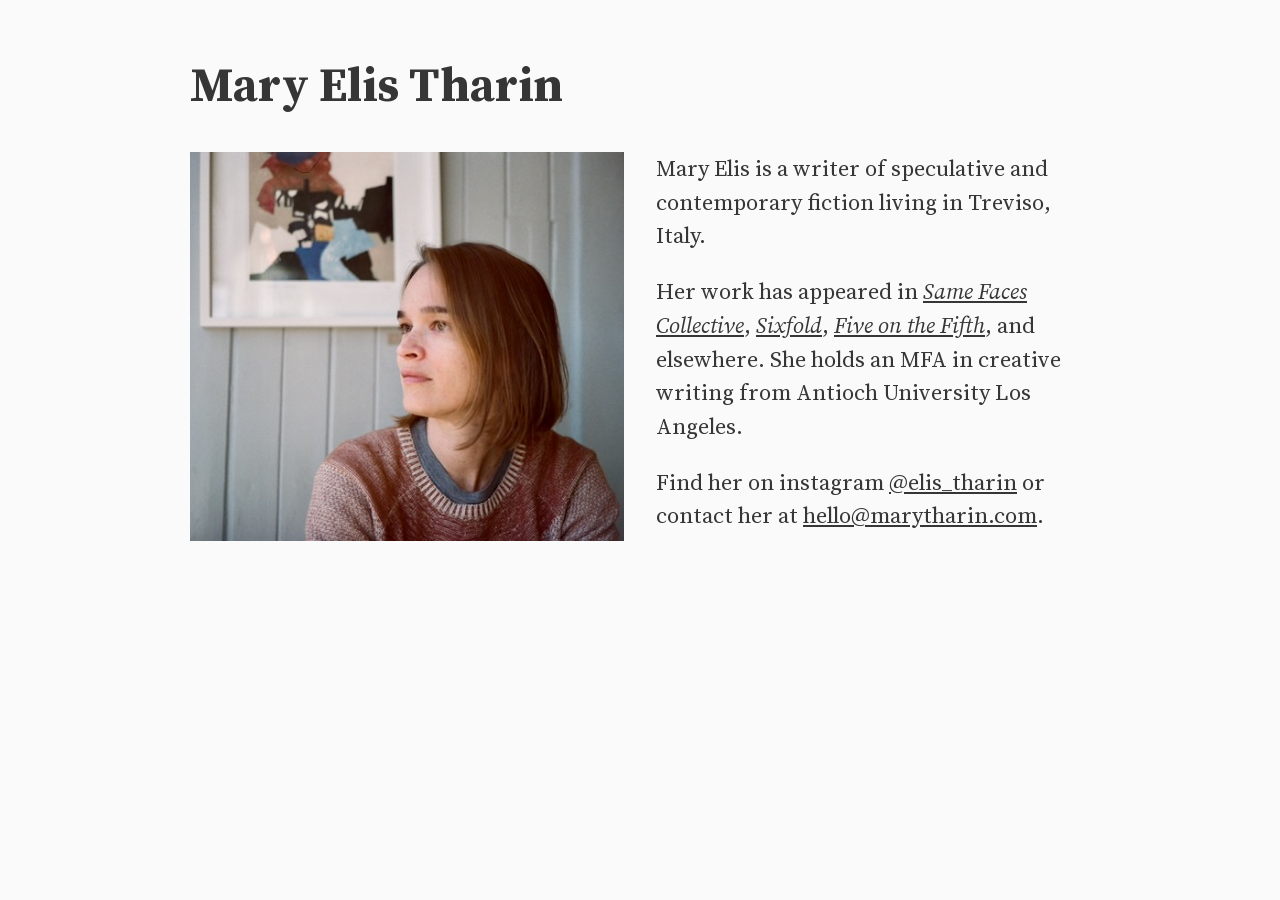
<file: index.html>
<!DOCTYPE html>
<html lang=en>
<head>
<title>Mary Elis Tharin</title>
<meta charset="utf-8">
<meta name="viewport" content="width=device-width, initial-scale=1">
<link rel="apple-touch-icon" sizes="180x180" href="/apple-touch-icon.png">
<link rel="icon" type="image/png" sizes="32x32" href="/favicon-32x32.png">
<link rel="icon" type="image/png" sizes="16x16" href="/favicon-16x16.png">
<link rel="stylesheet" href="/style.css">
</head>
<body>
    <div id="container">
        <h1>Mary Elis Tharin</h1>

        <div id="body">
            <div id="photo">
                <img src="photos/mary-scotland-1-medium.jpeg">
            </div>

            <div id="text">
                <p>Mary Elis is a writer of speculative and contemporary fiction living in Treviso, Italy.</p>

                <p>Her work has appeared in
                    <a href="https://web.archive.org/web/20260113081427/https://www.samefacescollective.com/post/_glit" class="journal">Same Faces Collective</a>,
                    <a href="https://web.archive.org/web/20240624204644/http://www.sixfold.org/FicSummer21/Tharin.html" class="journal">Sixfold</a>,
                    <a href="http://www.fiveonthefifth.com/vol-5-issue-11-story-1" class="journal">Five on the Fifth</a>,
                    and elsewhere. She holds an MFA in creative writing from Antioch University Los Angeles.
                </p>

                <p>Find her on instagram <a href="https://www.instagram.com/elis_tharin">@elis_tharin</a>
                    or contact her at <a href="mailto:hello@marytharin.com?subject=Hi%20Mary">hello@marytharin.com</a>.</p>
            </div>
        </div>
    </div>
</body>
</html>
</file>
<file: style.css>
@import "sanitize.css";
@import "source-serif-text.css";
/* This page is set in Source Serif, designed by Frank Grießhammer
   Copyright 2014-2021 Adobe, used under the terms of the SIL license
   https://adobe-fonts.github.io/source-serif/ */

:root {
    --color-text: rgb(54, 54, 54);
    --color-background: rgb(250, 250, 250);
}

html {
    color: var(--color-text);
    background-color: var(--color-background);
}

body {
    font-family: "Source Serif", serif;
    font-variant-numeric: oldstyle-nums proportional-nums;
    text-rendering: optimizeLegibility;
    padding: 0 3em;
}

h1 {
    font-size: 3em;
}

a {
    color: var(--color-text);
}

a.journal {
    font-style: italic;
}

#container {
    margin: 3em auto 3em auto;
    max-width: 900px;
}

#body p {
    font-size: 1.4em;
}

#body {
    display: grid;
    grid-template-columns: 1fr 1fr;
    gap: 2em;
}

#photo {
    overflow: hidden;
}

#photo img {
    max-width: 135%;
    max-height: auto;
    margin-left: -14%;
    padding-bottom: 2em;
}

#text {
    text-align: left;
}

#text p:first-child {
    margin-top: 0;
}

@media (max-width: 600px) {
    body {
        padding: 0 2em;
    }

    h1 {
        font-size: 2.8em;
    }

    #body {
        display: block;
    }
}

@media (max-width: 410px) {
    h1 {
        font-size: 2.4em;
    }
}
</file>
